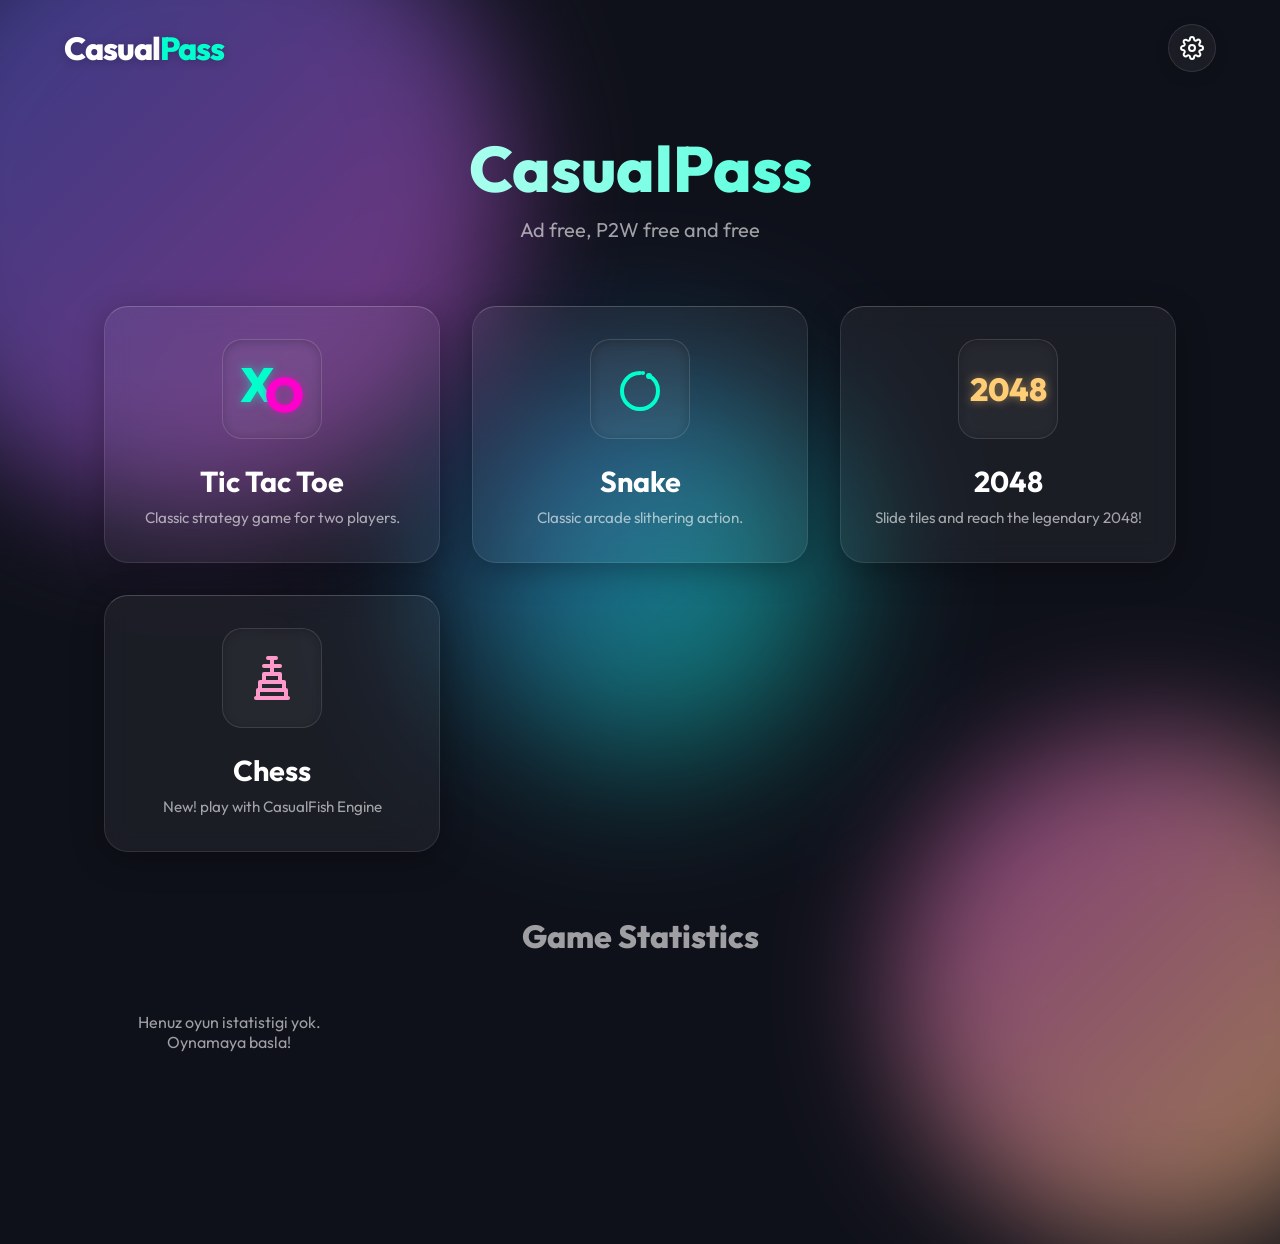
<file: index.html>
<!DOCTYPE html>
<html lang="en">

<head>
    <meta charset="UTF-8">
    <meta name="viewport" content="width=device-width, initial-scale=1.0">
    <title>CasualPass Dashboard</title>
    <link rel="stylesheet" href="style.css">
    <link href="https://fonts.googleapis.com/css2?family=Outfit:wght@400;600;800&display=swap" rel="stylesheet">
    <!-- Shared settings script loaded first to apply backgrounds immediately -->
    <script src="shared-settings.js"></script>
</head>

<body class="theme-liquid">

    <!-- Dynamic Background via Shared Settings -->
    <div id="global-bg-container" class="background-container">
        <!-- Blobs will be injected here if theme requires it -->
    </div>

    <!-- Top Navigation -->
    <nav class="top-nav">
        <div class="logo">Casual<span>Pass</span></div>
        <button id="settings-btn" class="icon-btn" aria-label="Settings">
            <svg width="24" height="24" viewBox="0 0 24 24" fill="none" stroke="currentColor" stroke-width="2"
                stroke-linecap="round" stroke-linejoin="round">
                <circle cx="12" cy="12" r="3"></circle>
                <path
                    d="M19.4 15a1.65 1.65 0 0 0 .33 1.82l.06.06a2 2 0 0 1 0 2.83 2 2 0 0 1-2.83 0l-.06-.06a1.65 1.65 0 0 0-1.82-.33 1.65 1.65 0 0 0-1 1.51V21a2 2 0 0 1-2 2 2 2 0 0 1-2-2v-.09A1.65 1.65 0 0 0 9 19.4a1.65 1.65 0 0 0-1.82.33l-.06.06a2 2 0 0 1-2.83 0 2 2 0 0 1 0-2.83l.06-.06a1.65 1.65 0 0 0 .33-1.82 1.65 1.65 0 0 0-1.51-1H3a2 2 0 0 1-2-2 2 2 0 0 1 2-2h.09A1.65 1.65 0 0 0 4.6 9a1.65 1.65 0 0 0-.33-1.82l-.06-.06a2 2 0 0 1 0-2.83 2 2 0 0 1 2.83 0l.06.06a1.65 1.65 0 0 0 1.82.33H9a1.65 1.65 0 0 0 1-1.51V3a2 2 0 0 1 2-2 2 2 0 0 1 2 2v.09a1.65 1.65 0 0 0 1 1.51 1.65 1.65 0 0 0 1.82-.33l.06-.06a2 2 0 0 1 2.83 0 2 2 0 0 1 0 2.83l-.06.06a1.65 1.65 0 0 0-.33 1.82V9a1.65 1.65 0 0 0 1.51 1H21a2 2 0 0 1 2 2 2 2 0 0 1-2 2h-.09a1.65 1.65 0 0 0-1.51 1z">
                </path>
            </svg>
        </button>
    </nav>

    <!-- Main Content -->
    <main class="dashboard">
        <header class="hero">
            <h1 class="hero-title">CasualPass</h1>
            <p class="hero-subtitle">Ad free, P2W free and free</p>
        </header>

        <section class="game-grid">
            <!-- Game Card: Tic Tac Toe -->
            <a href="xox-game/index.html" class="game-card">
                <div class="game-icon">
                    <span class="x">X</span>
                    <span class="o">O</span>
                </div>
                <div class="game-info">
                    <h2>Tic Tac Toe</h2>
                    <p>Classic strategy game for two players.</p>
                </div>
            </a>

            <!-- Game Card: Snake -->
            <a href="snake-game/index.html" class="game-card">
                <div class="game-icon" style="color: #00ffcc; text-shadow: 0 0 10px rgba(0,255,204,0.5);">
                    <svg width="48" height="48" viewBox="0 0 24 24" fill="none" stroke="currentColor" stroke-width="2"
                        stroke-linecap="round" stroke-linejoin="round">
                        <path d="M12 4c-5.5 0-9 4.5-9 9s3.5 9 9 9 9-4.5 9-9c0-3.3-1.6-6-4.3-7.5" />
                        <path d="M13.5 4h.01" />
                        <circle cx="16.5" cy="5.5" r=".5" fill="currentColor" />
                    </svg>
                </div>
                <div class="game-info">
                    <h2>Snake</h2>
                    <p>Classic arcade slithering action.</p>
                </div>
            </a>

            <!-- Game Card: 2048 -->
            <a href="2048-game/index.html" class="game-card">
                <div class="game-icon" style="color: #ffcd75; text-shadow: 0 0 10px rgba(255,205,117,0.5);">
                    <span style="font-size: 2rem; font-weight: 800;">2048</span>
                </div>
                <div class="game-info">
                    <h2>2048</h2>
                    <p>Slide tiles and reach the legendary 2048!</p>
                </div>
            </a>

            <!-- Game Card: Chess -->
            <a href="chess-game/index.html" class="game-card">
                <div class="game-icon" style="color: #ff99cc; text-shadow: 0 0 10px rgba(255,153,204,0.5);">
                    <svg width="48" height="48" viewBox="0 0 24 24" fill="none" stroke="currentColor" stroke-width="2"
                        stroke-linecap="round" stroke-linejoin="round">
                        <path d="M4 22h16"></path>
                        <path d="M5 18h14v4H5z"></path>
                        <path d="M6 14h12v4H6z"></path>
                        <path d="M8 10h8v4H8z"></path>
                        <path d="M12 2v8"></path>
                        <path d="M8 6h8"></path>
                        <path d="M10 2h4"></path>
                    </svg>
                </div>
                <div class="game-info">
                    <h2>Chess</h2>
                    <p>New! play with CasualFish Engine</p>
                </div>
            </a>
        </section>

        <!-- Game Statistics Section -->
        <section class="stats-section" id="stats-section">
            <h2 class="stats-title">Game Statistics</h2>
            <div class="stats-grid" id="stats-grid">
                <!-- Populated by JS -->
            </div>
        </section>
    </main>

    <!-- Settings Modal -->
    <div id="settings-modal" class="modal-overlay">
        <div class="modal">
            <div class="modal-header">
                <h2>Global Settings</h2>
                <button id="close-settings" class="icon-btn" aria-label="Close">
                    <svg width="24" height="24" viewBox="0 0 24 24" fill="none" stroke="currentColor" stroke-width="2"
                        stroke-linecap="round" stroke-linejoin="round">
                        <line x1="18" y1="6" x2="6" y2="18"></line>
                        <line x1="6" y1="6" x2="18" y2="18"></line>
                    </svg>
                </button>
            </div>

            <div class="modal-body">
                <div class="setting-item">
                    <div class="setting-info">
                        <h3>Sound</h3>
                        <p>Enable game sound effects</p>
                    </div>
                    <label class="toggle">
                        <input type="checkbox" id="setting-sound">
                        <span class="slider"></span>
                    </label>
                </div>

                <div class="setting-item">
                    <div class="setting-info">
                        <h3>Visual Effects</h3>
                        <p>Enable animations and particles</p>
                    </div>
                    <label class="toggle">
                        <input type="checkbox" id="setting-effects">
                        <span class="slider"></span>
                    </label>
                </div>

                <div class="setting-item column">
                    <div class="setting-info">
                        <h3>Background Theme</h3>
                        <p>Applies to dashboard and all games</p>
                    </div>
                    <div class="theme-options">
                        <div class="theme-option" data-theme="liquid">
                            <div class="theme-preview liquid">
                                <div class="blob-mini"></div>
                            </div>
                            <span>Liquid Glass</span>
                        </div>
                        <div class="theme-option" data-theme="paper">
                            <div class="theme-preview paper"></div>
                            <span>Paper</span>
                        </div>
                        <div class="theme-option" data-theme="neon">
                            <div class="theme-preview neon"></div>
                            <span>Dark Neon</span>
                        </div>
                        <div class="theme-option" data-theme="retro">
                            <div class="theme-preview retro"></div>
                            <span>UNDER MAINTAIN</span>
                        </div>
                    </div>
                </div>
            </div>
        </div>
    </div>

    <!-- Audio assets to be used globally -->
    <audio id="global-click-sound" src="https://cdn.freesound.org/previews/415/415096_7413867-lq.mp3"
        preload="auto"></audio>
    <audio id="global-pop-sound" src="https://cdn.freesound.org/previews/242/242501_4414128-lq.mp3"
        preload="auto"></audio>

    <script src="script.js"></script>
</body>

</html>
</file>
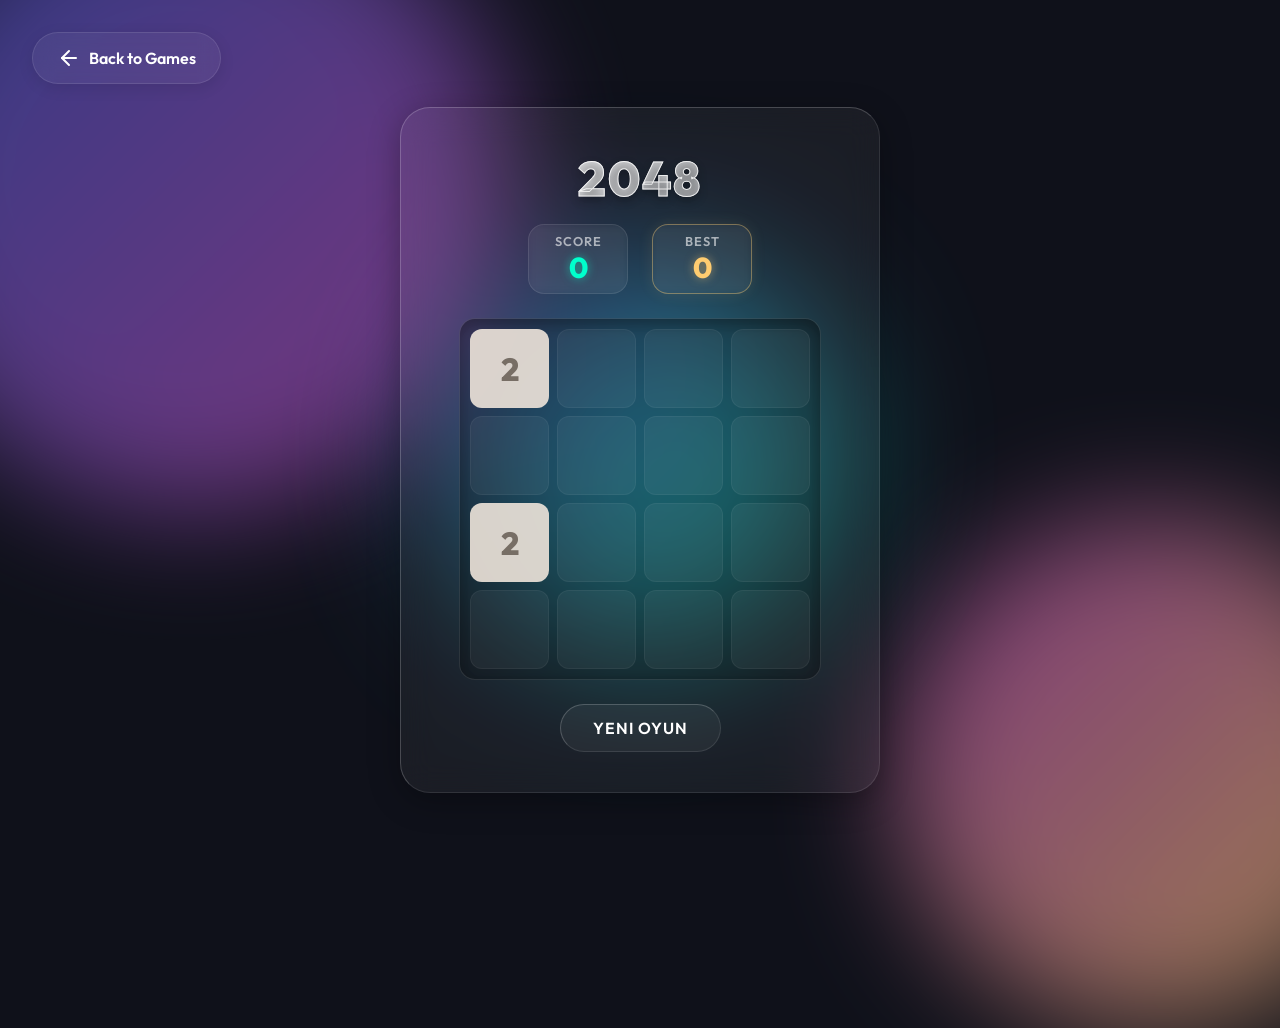
<file: 2048-game/index.html>
<!DOCTYPE html>
<html lang="en">

<head>
    <meta charset="UTF-8">
    <meta name="viewport" content="width=device-width, initial-scale=1.0">
    <title>2048 - CasualPass</title>
    <link rel="stylesheet" href="../shared-settings.css">
    <link rel="stylesheet" href="style.css">
    <link href="https://fonts.googleapis.com/css2?family=Outfit:wght@400;600;800&display=swap" rel="stylesheet">
    <script src="../shared-settings.js"></script>
</head>

<body class="theme-liquid">
    <!-- Dynamic Background via Shared Settings -->
    <div id="global-bg-container" class="background-container"></div>

    <a href="../index.html" class="back-btn">
        <svg width="24" height="24" viewBox="0 0 24 24" fill="none" stroke="currentColor" stroke-width="2"
            stroke-linecap="round" stroke-linejoin="round">
            <line x1="19" y1="12" x2="5" y2="12"></line>
            <polyline points="12 19 5 12 12 5"></polyline>
        </svg>
        <span>Back to Games</span>
    </a>

    <main class="game-container">
        <header>
            <h1 class="glow-text">2048</h1>
            <div class="scores">
                <div class="score-card">
                    <span class="player-label">Score</span>
                    <span class="score-value" id="score">0</span>
                </div>
                <div class="score-card personal-best">
                    <span class="player-label">Best</span>
                    <span class="score-value" id="best-score">0</span>
                </div>
            </div>
        </header>

        <div class="board-wrapper" id="board-wrapper">
            <div class="grid" id="grid">
                <!-- 4x4 cells generated by JS -->
            </div>

            <!-- Game Over Overlay -->
            <div id="game-over-overlay" class="overlay hidden">
                <h2 class="game-over-text" id="game-over-text">Oyun Bitti!</h2>
                <p class="final-score-text">Skor: <span id="final-score">0</span></p>
                <button class="btn" id="restart-btn">Tekrar Oyna</button>
                <button class="btn text-btn" id="back-to-menu-btn"
                    style="margin-top: 10px; background: transparent; border: none; font-size: 0.9rem;">
                    Menuye Don
                </button>
            </div>
        </div>

        <div class="game-controls">
            <button class="btn" id="new-game-btn">Yeni Oyun</button>
        </div>

        <!-- Mobile Controls -->
        <div class="mobile-controls">
            <button class="d-pad up" data-dir="up">&#9650;</button>
            <div class="d-pad-middle">
                <button class="d-pad left" data-dir="left">&#9664;</button>
                <div class="d-pad-center"></div>
                <button class="d-pad right" data-dir="right">&#9654;</button>
            </div>
            <button class="d-pad down" data-dir="down">&#9660;</button>
        </div>
    </main>

    <script src="script.js"></script>

    <!-- Audio -->
    <audio id="global-click-sound" src="https://cdn.freesound.org/previews/415/415096_7413867-lq.mp3"
        preload="auto"></audio>
    <audio id="global-pop-sound" src="https://cdn.freesound.org/previews/242/242501_4414128-lq.mp3"
        preload="auto"></audio>
</body>

</html>
</file>
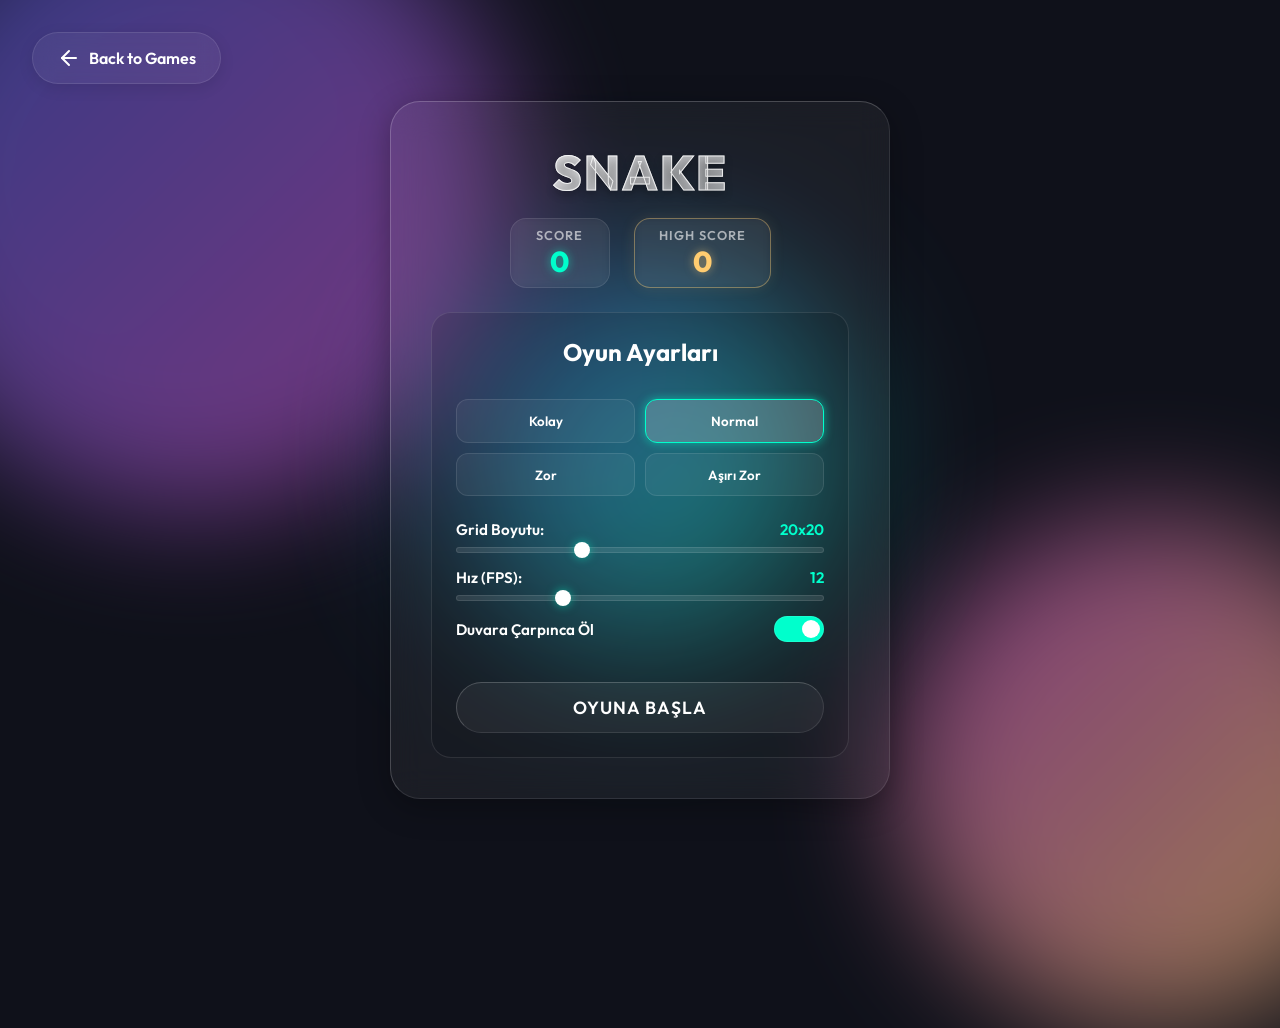
<file: snake-game/index.html>
<!DOCTYPE html>
<html lang="en">

<head>
    <meta charset="UTF-8">
    <meta name="viewport" content="width=device-width, initial-scale=1.0">
    <title>Premium Snake Game</title>
    <link rel="stylesheet" href="../shared-settings.css">
    <link rel="stylesheet" href="style.css">
    <link href="https://fonts.googleapis.com/css2?family=Outfit:wght@400;600;800&display=swap" rel="stylesheet">
    <script src="../shared-settings.js"></script>
</head>

<body class="theme-liquid">
    <!-- Dynamic Background via Shared Settings -->
    <div id="global-bg-container" class="background-container"></div>

    <a href="../index.html" class="back-btn">
        <svg width="24" height="24" viewBox="0 0 24 24" fill="none" stroke="currentColor" stroke-width="2"
            stroke-linecap="round" stroke-linejoin="round">
            <line x1="19" y1="12" x2="5" y2="12"></line>
            <polyline points="12 19 5 12 12 5"></polyline>
        </svg>
        <span>Back to Games</span>
    </a>

    <main class="game-container">
        <header>
            <h1 class="glow-text">Snake</h1>
            <div class="scores" id="scores">
                <div class="score-card">
                    <span class="player-label">Score</span>
                    <span class="score-value" id="score">0</span>
                </div>
                <div class="score-card personal-best">
                    <span class="player-label">High Score</span>
                    <span class="score-value" id="high-score">0</span>
                </div>
            </div>
        </header>

        <!-- Configuration Menu (shown before start) -->
        <div id="config-menu" class="config-menu">
            <h2>Oyun Ayarları</h2>

            <div class="preset-buttons">
                <button class="preset-btn" data-preset="kolay">Kolay</button>
                <button class="preset-btn active" data-preset="normal">Normal</button>
                <button class="preset-btn" data-preset="zor">Zor</button>
                <button class="preset-btn" data-preset="asiri-zor">Aşırı Zor</button>
            </div>

            <div class="custom-settings">
                <div class="setting-row">
                    <label for="grid-size">Grid Boyutu: <span id="grid-val">20x20</span></label>
                    <input type="range" id="grid-size" min="10" max="40" step="5" value="20">
                </div>

                <div class="setting-row">
                    <label for="speed-val">Hız (FPS): <span id="speed-display">12</span></label>
                    <input type="range" id="speed-val" min="5" max="30" step="1" value="12">
                </div>

                <div class="setting-row toggle-row">
                    <label for="wall-death">Duvara Çarpınca Öl</label>
                    <label class="toggle">
                        <input type="checkbox" id="wall-death" checked>
                        <span class="slider"></span>
                    </label>
                </div>
            </div>

            <button class="btn start-btn" id="start-game-btn">
                <span class="btn-text">Oyuna Başla</span>
            </button>
        </div>

        <div class="board-wrapper hidden" id="board-wrapper">
            <canvas id="game-canv" width="400" height="400"></canvas>

            <!-- Game Over Overlay -->
            <div id="game-over-overlay" class="overlay hidden">
                <h2 class="game-over-text">Oyun Bitti</h2>
                <button class="btn reset-btn" id="restart-btn">
                    <span class="btn-text">Tekrar Oyna</span>
                </button>
                <button class="btn text-btn" id="back-to-menu-btn"
                    style="margin-top: 10px; background: transparent; border: none; font-size: 0.9rem;">
                    Ayarlara Dön
                </button>
            </div>
        </div>

        <!-- Mobile Controls (hidden on desktop via css) -->
        <div class="mobile-controls">
            <button class="d-pad up" data-dir="UP">▲</button>
            <div class="d-pad-middle">
                <button class="d-pad left" data-dir="LEFT">◀</button>
                <div class="d-pad-center"></div>
                <button class="d-pad right" data-dir="RIGHT">▶</button>
            </div>
            <button class="d-pad down" data-dir="DOWN">▼</button>
        </div>
    </main>

    <script src="script.js"></script>

    <!-- Audio assets to be used globally -->
    <audio id="global-click-sound" src="https://cdn.freesound.org/previews/415/415096_7413867-lq.mp3"
        preload="auto"></audio>
    <audio id="global-eat-sound" src="https://cdn.freesound.org/previews/242/242501_4414128-lq.mp3"
        preload="auto"></audio>
    <audio id="global-die-sound" src="https://cdn.freesound.org/previews/382/382310_6687700-lq.mp3"
        preload="auto"></audio>
</body>

</html>
</file>
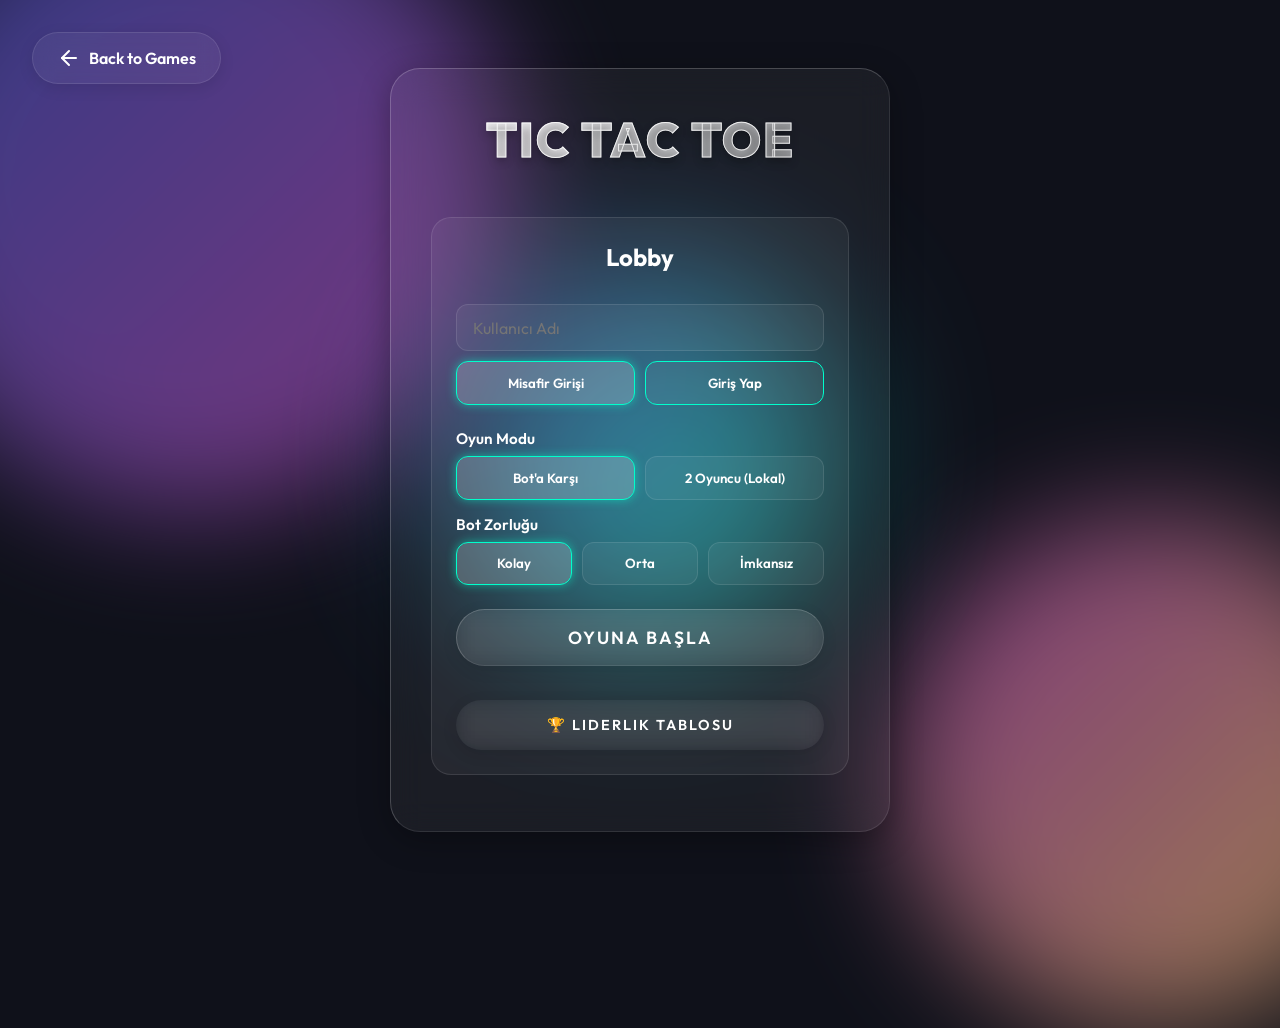
<file: xox-game/index.html>
<!DOCTYPE html>
<html lang="en">

<head>
    <meta charset="UTF-8">
    <meta name="viewport" content="width=device-width, initial-scale=1.0">
    <title>Premium XOX Game</title>
    <link rel="stylesheet" href="../shared-settings.css">
    <link rel="stylesheet" href="style.css">
    <link href="https://fonts.googleapis.com/css2?family=Outfit:wght@400;600;800&display=swap" rel="stylesheet">
    <script src="../shared-settings.js"></script>
</head>

<body class="theme-liquid">
    <!-- Dynamic Background via Shared Settings -->
    <div id="global-bg-container" class="background-container"></div>

    <a href="../index.html" class="back-btn">
        <svg width="24" height="24" viewBox="0 0 24 24" fill="none" stroke="currentColor" stroke-width="2"
            stroke-linecap="round" stroke-linejoin="round">
            <line x1="19" y1="12" x2="5" y2="12"></line>
            <polyline points="12 19 5 12 12 5"></polyline>
        </svg>
        <span>Back to Games</span>
    </a>

    <main class="game-container">
        <header>
            <h1 class="glow-text">Tic Tac Toe</h1>
        </header>

        <!-- Pre-Game Lobby / Config Menu -->
        <div id="config-menu" class="config-menu">
            <h2>Lobby</h2>

            <div class="auth-section" id="auth-section">
                <input type="text" id="player-name-input" placeholder="Kullanıcı Adı" class="custom-input">
                <div class="preset-buttons">
                    <button class="preset-btn active" id="btn-guest">Misafir Girişi</button>
                    <button class="preset-btn" id="btn-login" style="border-color: var(--cp-accent);">Giriş Yap</button>
                </div>
            </div>

            <div class="player-info hidden" id="player-info">
                Hoş geldin, <span id="display-player-name" style="color: var(--cp-accent); font-weight: bold;"></span>!
                <button id="btn-logout" class="icon-btn"
                    style="width:30px;height:30px;font-size:12px;margin-left:10px;">X</button>
            </div>

            <div class="custom-settings">
                <div class="setting-row">
                    <label>Oyun Modu</label>
                    <div class="preset-buttons" style="grid-template-columns: 1fr 1fr;">
                        <button class="preset-btn active" id="mode-bot">Bot'a Karşı</button>
                        <button class="preset-btn" id="mode-local">2 Oyuncu (Lokal)</button>
                    </div>
                </div>

                <!-- Opponent Name (For Local 2P) -->
                <div class="setting-row hidden" id="local-player2-row">
                    <label>2. Oyuncu İsmi</label>
                    <input type="text" id="player2-name-input" placeholder="Arkadaşının Adı" class="custom-input"
                        value="Oyuncu 2">
                </div>

                <!-- Bot Difficulty (For Bot Mode) -->
                <div class="setting-row" id="bot-difficulty-row">
                    <label>Bot Zorluğu</label>
                    <div class="preset-buttons" style="grid-template-columns: 1fr 1fr 1fr;">
                        <button class="preset-btn active" data-difficulty="easy">Kolay</button>
                        <button class="preset-btn" data-difficulty="medium">Orta</button>
                        <button class="preset-btn" data-difficulty="impossible">İmkansız</button>
                    </div>
                </div>
            </div>

            <button class="btn start-btn" id="start-game-btn" style="width: 100%;">
                <span class="btn-text">Oyuna Başla</span>
            </button>

            <!-- Leaderboard Trigger -->
            <button class="btn text-btn" id="show-leaderboard-btn"
                style="background: transparent; border: none; font-size: 0.9rem; margin-top: 10px;">
                🏆 Liderlik Tablosu
            </button>
        </div>

        <div id="game-area" class="hidden"
            style="width: 100%; display: flex; flex-direction: column; align-items: center;">
            <div class="scores" id="scores" style="margin-bottom: 1.5rem;">
                <div class="score-card x-score active">
                    <span class="player-label" id="label-x">Player X</span>
                    <span class="score-value" id="score-x">0</span>
                </div>
                <div class="score-card o-score">
                    <span class="player-label" id="label-o">Player O</span>
                    <span class="score-value" id="score-o">0</span>
                </div>
            </div>

            <div class="status-display" id="status">Player X's Turn</div>

            <div class="board" id="board">
                <div class="cell" data-index="0"></div>
                <div class="cell" data-index="1"></div>
                <div class="cell" data-index="2"></div>
                <div class="cell" data-index="3"></div>
                <div class="cell" data-index="4"></div>
                <div class="cell" data-index="5"></div>
                <div class="cell" data-index="6"></div>
                <div class="cell" data-index="7"></div>
                <div class="cell" data-index="8"></div>
            </div>

            <button class="btn reset-btn" id="reset-btn" style="margin-top: 1rem;">
                <span class="btn-text">Tekrar Oyna</span>
            </button>
            <button class="btn text-btn" id="back-to-lobby-btn"
                style="background: transparent; border: none; font-size: 0.9rem; margin-top: 10px;">
                Lobiye Dön
            </button>
        </div>

        <!-- Leaderboard Modal -->
        <div id="leaderboard-modal" class="overlay hidden">
            <div class="config-menu" style="max-width: 400px;">
                <h2>🏆 Liderlik Tablosu 🏆</h2>
                <div id="leaderboard-content"
                    style="max-height: 250px; overflow-y: auto; margin: 1rem 0; text-align: left;">
                    <!-- Rows populated via JS -->
                </div>
                <button class="btn" id="close-leaderboard-btn">Kapat</button>
            </div>
        </div>
    </main>

    <script src="script.js"></script>

    <!-- Audio assets to be used globally -->
    <audio id="global-click-sound" src="https://cdn.freesound.org/previews/415/415096_7413867-lq.mp3"
        preload="auto"></audio>
    <audio id="global-pop-sound" src="https://cdn.freesound.org/previews/242/242501_4414128-lq.mp3"
        preload="auto"></audio>
</body>

</html>
</file>
<file: style.css>
/* Base styling for the dashboard, leverages global CSS variables from shared-settings.js/css */
@import url('shared-settings.css');

* {
    margin: 0;
    padding: 0;
    box-sizing: border-box;
    font-family: 'Outfit', sans-serif;
}

body {
    min-height: 100vh;
    color: var(--cp-text);
    overflow-x: hidden;
    position: relative;
    transition: background-color 0.5s ease;
}

/* Navigation */
.top-nav {
    display: flex;
    justify-content: space-between;
    align-items: center;
    padding: 1.5rem 5%;
    position: relative;
    z-index: 20;
}

.logo {
    font-size: 2rem;
    font-weight: 800;
    letter-spacing: -1px;
    color: var(--cp-text);
    text-shadow: 0 2px 10px rgba(0, 0, 0, 0.2);
}

.logo span {
    color: var(--cp-accent);
}

.icon-btn {
    background: var(--cp-glass-bg);
    border: 1px solid var(--cp-glass-border);
    backdrop-filter: blur(8px);
    color: var(--cp-text);
    width: 48px;
    height: 48px;
    border-radius: 50%;
    display: flex;
    justify-content: center;
    align-items: center;
    cursor: pointer;
    transition: all 0.3s ease;
    box-shadow: 0 4px 15px rgba(0, 0, 0, 0.1);
}

.icon-btn:hover {
    background: var(--cp-glass-highlight);
    transform: scale(1.1) rotate(15deg);
    box-shadow: 0 8px 20px rgba(0, 0, 0, 0.2);
}

/* Dashboard Layout */
.dashboard {
    max-width: 1200px;
    margin: 0 auto;
    padding: 2rem 5%;
    position: relative;
    z-index: 10;
}

.hero {
    text-align: center;
    margin-bottom: 4rem;
}

.hero-title {
    font-size: 4rem;
    font-weight: 800;
    margin-bottom: 0.5rem;
    background: linear-gradient(to right, var(--cp-text), var(--cp-accent));
    -webkit-background-clip: text;
    background-clip: text;
    color: transparent;
}

.hero-subtitle {
    font-size: 1.25rem;
    color: var(--cp-text-muted);
}

/* Game Grid */
.game-grid {
    display: grid;
    grid-template-columns: repeat(auto-fill, minmax(300px, 1fr));
    gap: 2rem;
}

.game-card {
    text-decoration: none;
    background: var(--cp-glass-bg);
    backdrop-filter: blur(12px);
    border: 1px solid var(--cp-glass-border);
    border-top: 1px solid var(--cp-glass-highlight);
    border-radius: 24px;
    padding: 2rem;
    display: flex;
    flex-direction: column;
    align-items: center;
    text-align: center;
    transition: all 0.4s cubic-bezier(0.175, 0.885, 0.32, 1.275);
    color: var(--cp-text);
    box-shadow: var(--cp-shadow);
    position: relative;
    overflow: hidden;
}

.game-card::before {
    content: '';
    position: absolute;
    top: 0;
    left: -100%;
    width: 50%;
    height: 100%;
    background: linear-gradient(to right, transparent, rgba(255, 255, 255, 0.1), transparent);
    transform: skewX(-25deg);
    transition: 0.5s;
}

.game-card.unreleased {
    opacity: 0.6;
    pointer-events: none;
    filter: grayscale(1);
}

.game-card:hover {
    transform: translateY(-10px) scale(1.02);
    box-shadow: 0 20px 40px rgba(0, 0, 0, 0.3);
    border-color: var(--cp-accent);
}

.game-card:hover::before {
    left: 200%;
}

.game-icon {
    width: 100px;
    height: 100px;
    background: var(--cp-glass-bg);
    border-radius: 20px;
    display: flex;
    justify-content: center;
    align-items: center;
    font-size: 3rem;
    font-weight: 800;
    margin-bottom: 1.5rem;
    border: 1px solid var(--cp-glass-border);
    box-shadow: inset 0 2px 10px rgba(0, 0, 0, 0.2);
}

.game-icon .x {
    color: #00ffcc;
    text-shadow: 0 0 10px rgba(0, 255, 204, 0.5);
    margin-right: -10px;
    transform: translateY(-5px);
}

.game-icon .o {
    color: #ff00cc;
    text-shadow: 0 0 10px rgba(255, 0, 204, 0.5);
    transform: translateY(5px);
}

.game-info h2 {
    font-size: 1.8rem;
    margin-bottom: 0.5rem;
}

.game-info p {
    color: var(--cp-text-muted);
    font-size: 0.95rem;
    line-height: 1.5;
}

/* Modal Settings */
.modal-overlay {
    position: fixed;
    top: 0;
    left: 0;
    width: 100%;
    height: 100%;
    background: rgba(0, 0, 0, 0.6);
    backdrop-filter: blur(8px);
    z-index: 100;
    display: flex;
    justify-content: center;
    align-items: center;
    opacity: 0;
    visibility: hidden;
    transition: all 0.3s ease;
}

.modal-overlay.active {
    opacity: 1;
    visibility: visible;
}

.modal {
    background: var(--cp-glass-base);
    backdrop-filter: blur(20px);
    border: 1px solid var(--cp-glass-border);
    border-radius: 30px;
    width: 90%;
    max-width: 500px;
    box-shadow: 0 25px 50px rgba(0, 0, 0, 0.5);
    transform: translateY(30px) scale(0.95);
    transition: all 0.4s cubic-bezier(0.175, 0.885, 0.32, 1.275);
    overflow: hidden;
}

.modal-overlay.active .modal {
    transform: translateY(0) scale(1);
}

.modal-header {
    padding: 1.5rem 2rem;
    border-bottom: 1px solid var(--cp-glass-border);
    display: flex;
    justify-content: space-between;
    align-items: center;
}

.modal-header h2 {
    font-size: 1.5rem;
    letter-spacing: 1px;
}

.modal-body {
    padding: 2rem;
    display: flex;
    flex-direction: column;
    gap: 1.5rem;
}

.setting-item {
    display: flex;
    justify-content: space-between;
    align-items: center;
    padding: 1rem;
    background: var(--cp-glass-bg);
    border-radius: 16px;
    border: 1px solid var(--cp-glass-border);
}

.setting-item.column {
    flex-direction: column;
    align-items: flex-start;
    gap: 1rem;
}

.setting-info h3 {
    font-size: 1.1rem;
    margin-bottom: 0.25rem;
}

.setting-info p {
    font-size: 0.85rem;
    color: var(--cp-text-muted);
}

/* Custom Toggle Switch */
.toggle {
    position: relative;
    display: inline-block;
    width: 60px;
    height: 32px;
}

.toggle input {
    opacity: 0;
    width: 0;
    height: 0;
}

.slider {
    position: absolute;
    cursor: pointer;
    top: 0;
    left: 0;
    right: 0;
    bottom: 0;
    background-color: var(--cp-glass-bg);
    transition: .4s;
    border-radius: 34px;
    border: 1px solid var(--cp-glass-border);
}

.slider:before {
    position: absolute;
    content: "";
    height: 24px;
    width: 24px;
    left: 3px;
    bottom: 3px;
    background-color: white;
    transition: .4s cubic-bezier(0.175, 0.885, 0.32, 1.275);
    border-radius: 50%;
    box-shadow: 0 2px 5px rgba(0, 0, 0, 0.2);
}

input:checked+.slider {
    background-color: var(--cp-accent);
}

input:checked+.slider:before {
    transform: translateX(28px);
}

/* Theme Selector */
.theme-options {
    display: flex;
    gap: 1rem;
    width: 100%;
}

.theme-option {
    flex: 1;
    display: flex;
    flex-direction: column;
    align-items: center;
    gap: 0.75rem;
    cursor: pointer;
}

.theme-preview {
    width: 100%;
    aspect-ratio: 16/9;
    border-radius: 12px;
    border: 2px solid transparent;
    transition: all 0.3s ease;
    overflow: hidden;
    position: relative;
}

.theme-option.selected .theme-preview {
    border-color: var(--cp-accent);
    box-shadow: 0 0 15px var(--cp-accent-glow);
    transform: scale(1.05);
}

.theme-preview.liquid {
    background: #0f111a;
}

.theme-preview.liquid .blob-mini {
    position: absolute;
    width: 150%;
    height: 150%;
    top: -25%;
    left: -25%;
    background: linear-gradient(135deg, #4158D0, #C850C0, #FFCC70);
    filter: blur(10px);
}

.theme-preview.paper {
    background: #f8f9fa;
    background-image: url("data:image/svg+xml,%3Csvg viewBox='0 0 200 200' xmlns='http://www.w3.org/2000/svg'%3E%3Cfilter id='noiseFilter'%3E%3CfeTurbulence type='fractalNoise' baseFrequency='0.04' numOctaves='3' stitchTiles='stitch'/%3E%3C/filter%3E%3Crect width='100%25' height='100%25' filter='url(%23noiseFilter)' opacity='0.1'/%3E%3C/svg%3E");
}

.theme-preview.neon {
    background: #000;
    box-shadow: inset 0 0 20px rgba(0, 242, 254, 0.5);
    border: 1px solid #00f2fe;
}

.theme-preview.retro {
    background: #1a1c2c;
    background-image:
        linear-gradient(rgba(255, 205, 117, 0.1) 1px, transparent 1px),
        linear-gradient(90deg, rgba(255, 205, 117, 0.1) 1px, transparent 1px);
    background-size: 6px 6px;
    image-rendering: pixelated;
    border-radius: 2px !important;
    border: 2px solid rgba(255, 205, 117, 0.4);
}

.theme-option span {
    font-size: 0.85rem;
    font-weight: 600;
}

/* Stats Section */
.stats-section {
    margin-top: 4rem;
    width: 100%;
}

.stats-title {
    font-size: 2rem;
    font-weight: 800;
    margin-bottom: 1.5rem;
    text-align: center;
    color: var(--cp-text-muted);
}

.stats-grid {
    display: grid;
    grid-template-columns: repeat(auto-fill, minmax(220px, 1fr));
    gap: 1.5rem;
}

.stat-card {
    background: var(--cp-glass-bg);
    backdrop-filter: blur(12px);
    border: 1px solid var(--cp-glass-border);
    border-radius: 20px;
    padding: 1.5rem;
    text-align: center;
    box-shadow: var(--cp-shadow);
}

.stat-card h3 {
    font-size: 1.1rem;
    margin-bottom: 1rem;
    color: var(--cp-accent);
}

.stat-row {
    display: flex;
    justify-content: space-between;
    padding: 0.4rem 0;
    font-size: 0.9rem;
}

.stat-row .stat-label {
    color: var(--cp-text-muted);
}

.stat-row .stat-value {
    font-weight: 700;
    color: var(--cp-text);
}

.stats-empty {
    text-align: center;
    color: var(--cp-text-muted);
    padding: 2rem;
    font-size: 1rem;
}

@media (max-width: 600px) {
    .hero-title {
        font-size: 3rem;
    }

    .theme-options {
        flex-direction: column;
    }
}
</file>
<file: shared-settings.css>
/* 
   Shared Settings for CasualPass Platform 
   Defines global variables based on themes.
*/
:root {
    /* Global Base */
    --cp-font: 'Outfit', sans-serif;
    --cp-shadow: 0 8px 32px 0 rgba(0, 0, 0, 0.3);
}

/* Liquid Theme variables */
body.theme-liquid {
    --cp-bg: #0f111a;
    --cp-text: #ffffff;
    --cp-text-muted: rgba(255, 255, 255, 0.6);
    --cp-accent: #00ffcc;
    --cp-accent-glow: rgba(0, 255, 204, 0.5);

    --cp-glass-bg: rgba(255, 255, 255, 0.05);
    --cp-glass-border: rgba(255, 255, 255, 0.1);
    --cp-glass-highlight: rgba(255, 255, 255, 0.2);
    --cp-glass-base: rgba(15, 17, 26, 0.8);

    /* Game Specific colors if needed globally */
    --cp-x-color: #00ffcc;
    --cp-o-color: #ff00cc;

    background-color: var(--cp-bg);
}

/* Paper Theme variables */
body.theme-paper {
    --cp-bg: #f8f9fa;
    --cp-text: #2c3e50;
    --cp-text-muted: #7f8c8d;
    --cp-accent: #2980b9;
    --cp-accent-glow: rgba(41, 128, 185, 0.2);

    --cp-glass-bg: #ffffff;
    --cp-glass-border: #e0e0e0;
    --cp-glass-highlight: #f2f2f2;
    --cp-glass-base: #f8f9fa;

    --cp-x-color: #2980b9;
    --cp-o-color: #e74c3c;

    background-color: var(--cp-bg);
    background-image: url("data:image/svg+xml,%3Csvg viewBox='0 0 200 200' xmlns='http://www.w3.org/2000/svg'%3E%3Cfilter id='noiseFilter'%3E%3CfeTurbulence type='fractalNoise' baseFrequency='0.04' numOctaves='3' stitchTiles='stitch'/%3E%3C/filter%3E%3Crect width='100%25' height='100%25' filter='url(%23noiseFilter)' opacity='0.05'/%3E%3C/svg%3E");
}

body.theme-paper .blob {
    display: none;
    /* Blobs not needed on paper */
}

/* Dark Neon Theme variables */
body.theme-neon {
    --cp-bg: #000000;
    --cp-text: #f8fafc;
    --cp-text-muted: #94a3b8;
    --cp-accent: #00f2fe;
    --cp-accent-glow: rgba(0, 242, 254, 0.6);

    --cp-glass-bg: rgba(255, 255, 255, 0.05);
    --cp-glass-border: #333333;
    --cp-glass-highlight: rgba(0, 242, 254, 0.3);
    --cp-glass-base: rgba(0, 0, 0, 0.9);

    --cp-x-color: #00f2fe;
    --cp-o-color: #fe00a1;

    background-color: var(--cp-bg);
}

body.theme-neon .blob {
    display: none;
}

/* Retro Pixel Theme variables */
body.theme-retro {
    --cp-bg: #1a1c2c;
    --cp-text: #f4f4f4;
    --cp-text-muted: #94b0c2;
    --cp-accent: #ffcd75;
    --cp-accent-glow: rgba(255, 205, 117, 0.5);

    --cp-glass-bg: rgba(38, 43, 68, 0.9);
    --cp-glass-border: rgba(148, 176, 194, 0.2);
    --cp-glass-highlight: rgba(255, 205, 117, 0.15);
    --cp-glass-base: rgba(26, 28, 44, 0.95);

    --cp-x-color: #38b764;
    --cp-o-color: #e43b44;

    background-color: var(--cp-bg);
    background-image:
        linear-gradient(rgba(255, 205, 117, 0.03) 1px, transparent 1px),
        linear-gradient(90deg, rgba(255, 205, 117, 0.03) 1px, transparent 1px);
    background-size: 16px 16px;
    image-rendering: pixelated;
}

body.theme-retro .blob {
    display: none;
}

body.theme-retro * {
    border-radius: 4px !important;
}

body.theme-retro .game-card,
body.theme-retro .modal,
body.theme-retro .game-container,
body.theme-retro .config-menu,
body.theme-retro .btn,
body.theme-retro .preset-btn,
body.theme-retro .score-card,
body.theme-retro .board-wrapper {
    border-radius: 4px !important;
    backdrop-filter: none !important;
    -webkit-backdrop-filter: none !important;
    box-shadow: 4px 4px 0px rgba(0, 0, 0, 0.4) !important;
    border-width: 2px !important;
}

body.theme-retro .game-card::before,
body.theme-retro .game-container::before {
    display: none;
}

body.theme-retro .hero-title,
body.theme-retro .glow-text {
    -webkit-text-stroke: 0 !important;
    text-shadow: 3px 3px 0px rgba(0, 0, 0, 0.5) !important;
    background: none !important;
    color: #ffcd75 !important;
    -webkit-background-clip: unset !important;
    background-clip: unset !important;
}

body.theme-retro .logo span {
    color: #ffcd75;
}

/* Disable Effects */
body.disable-effects * {
    animation: none !important;
    transition: none !important;
    backdrop-filter: none !important;
}

/* Liquid background animation for global use */
.blob {
    position: absolute;
    border-radius: 50%;
    filter: blur(60px);
    opacity: 0.6;
    animation: liquidFloat 15s infinite cubic-bezier(0.4, 0, 0.2, 1) alternate;
    z-index: -1;
    pointer-events: none;
}

.blob-1 {
    width: 50vw;
    height: 50vw;
    background: linear-gradient(135deg, #4158D0, #C850C0);
    top: -10vw;
    left: -10vw;
}

.blob-2 {
    width: 40vw;
    height: 40vw;
    background: linear-gradient(135deg, #C850C0, #FFCC70);
    bottom: -10vw;
    right: -10vw;
    animation-delay: -5s;
    animation-direction: alternate-reverse;
}

.blob-3 {
    width: 30vw;
    height: 30vw;
    background: linear-gradient(135deg, #4158D0, #00ffcc);
    top: 50%;
    left: 50%;
    transform: translate(-50%, -50%);
    animation-duration: 20s;
    filter: blur(80px);
}

@keyframes liquidFloat {
    0% {
        transform: translate(0, 0) scale(1) rotate(0deg);
        border-radius: 40% 60% 70% 30% / 40% 50% 60% 50%;
    }

    33% {
        transform: translate(5%, 5%) scale(1.1) rotate(120deg);
        border-radius: 60% 40% 30% 70% / 60% 30% 70% 40%;
    }

    66% {
        transform: translate(-5%, 5%) scale(0.9) rotate(240deg);
        border-radius: 30% 70% 50% 50% / 50% 60% 40% 60%;
    }

    100% {
        transform: translate(0, 0) scale(1) rotate(360deg);
        border-radius: 40% 60% 70% 30% / 40% 50% 60% 50%;
    }
}
</file>
<file: 2048-game/style.css>
body {
    --glass-bg: var(--cp-glass-bg);
    --glass-border: var(--cp-glass-border);
    --glass-highlight: var(--cp-glass-highlight);
    --glass-shadow: var(--cp-shadow);
    --text-primary: var(--cp-text);
    --text-muted: var(--cp-text-muted);
    --accent: var(--cp-accent);
}

* {
    margin: 0;
    padding: 0;
    box-sizing: border-box;
    font-family: 'Outfit', sans-serif;
}

body {
    min-height: 100vh;
    display: flex;
    justify-content: center;
    align-items: center;
    color: var(--text-primary);
    overflow: hidden;
    position: relative;
}

/* Back Button */
.back-btn {
    position: absolute;
    top: 2rem;
    left: 2rem;
    display: flex;
    align-items: center;
    gap: 0.5rem;
    color: var(--text-primary);
    text-decoration: none;
    font-weight: 600;
    padding: 0.8rem 1.5rem;
    background: var(--glass-bg);
    border: 1px solid var(--glass-border);
    border-radius: 30px;
    backdrop-filter: blur(10px);
    transition: all 0.3s ease;
    z-index: 50;
    box-shadow: 0 4px 15px rgba(0, 0, 0, 0.1);
}

.back-btn:hover {
    background: var(--glass-highlight);
    transform: translateX(-5px);
    box-shadow: 0 8px 25px rgba(0, 0, 0, 0.2);
}

/* Glassmorphism Container */
.game-container {
    background: var(--glass-bg);
    backdrop-filter: blur(16px);
    -webkit-backdrop-filter: blur(16px);
    border: 1px solid var(--glass-border);
    border-top: 1px solid var(--glass-highlight);
    border-left: 1px solid var(--glass-highlight);
    border-radius: 30px;
    padding: 2.5rem;
    box-shadow: var(--glass-shadow);
    display: flex;
    flex-direction: column;
    align-items: center;
    gap: 1.5rem;
    width: 90%;
    max-width: 480px;
    z-index: 10;
    position: relative;
    overflow: hidden;
}

.game-container::before {
    content: '';
    position: absolute;
    top: 0;
    left: -100%;
    width: 50%;
    height: 100%;
    background: linear-gradient(to right, transparent, rgba(255, 255, 255, 0.05), transparent);
    transform: skewX(-25deg);
    animation: glassShine 8s infinite;
}

@keyframes glassShine {
    0% { left: -100%; }
    20%, 100% { left: 200%; }
}

header {
    width: 100%;
    text-align: center;
}

.glow-text {
    font-size: 3rem;
    font-weight: 800;
    margin-bottom: 1rem;
    color: transparent;
    -webkit-text-stroke: 1px rgba(255, 255, 255, 0.8);
    background: linear-gradient(to right, #fff, rgba(255, 255, 255, 0.5));
    -webkit-background-clip: text;
    background-clip: text;
    text-shadow: 0 4px 10px rgba(0, 0, 0, 0.3);
    letter-spacing: 2px;
    text-transform: uppercase;
}

.scores {
    display: flex;
    justify-content: center;
    gap: 1.5rem;
    width: 100%;
}

.score-card {
    background: rgba(255, 255, 255, 0.03);
    padding: 0.5rem 1.5rem;
    border-radius: 16px;
    border: 1px solid var(--glass-border);
    backdrop-filter: blur(5px);
    display: flex;
    flex-direction: column;
    align-items: center;
    min-width: 100px;
    transition: all 0.3s ease;
}

.personal-best {
    border-color: rgba(255, 204, 112, 0.4);
    box-shadow: 0 0 15px rgba(255, 204, 112, 0.1);
}

.player-label {
    font-size: 0.8rem;
    color: var(--text-muted);
    font-weight: 600;
    text-transform: uppercase;
    letter-spacing: 1px;
}

.score-value {
    font-size: 1.8rem;
    font-weight: 800;
    color: var(--accent);
    text-shadow: 0 0 10px var(--cp-accent-glow);
}

.personal-best .score-value {
    color: #ffcc70;
    text-shadow: 0 0 10px rgba(255, 204, 112, 0.5);
}

/* Board */
.board-wrapper {
    position: relative;
    padding: 10px;
    background: rgba(0, 0, 0, 0.2);
    border-radius: 16px;
    border: 1px solid var(--glass-border);
    box-shadow: inset 0 5px 15px rgba(0, 0, 0, 0.3);
}

.grid {
    display: grid;
    grid-template-columns: repeat(4, 1fr);
    grid-template-rows: repeat(4, 1fr);
    gap: 8px;
    width: 340px;
    height: 340px;
    position: relative;
}

.cell {
    background: rgba(255, 255, 255, 0.05);
    border-radius: 12px;
    border: 1px solid rgba(255, 255, 255, 0.05);
}

/* Tiles are absolutely positioned and animated via transform */
.tile {
    position: absolute;
    top: 0;
    left: 0;
    border-radius: 12px;
    display: flex;
    justify-content: center;
    align-items: center;
    font-size: 2rem;
    font-weight: 800;
    user-select: none;
    z-index: 2;
    /* transform is set by JS for smooth sliding */
}

/* Tile Colors */
.tile[data-value="2"] {
    background: rgba(238, 228, 218, 0.9);
    color: #776e65;
}

.tile[data-value="4"] {
    background: rgba(237, 224, 200, 0.9);
    color: #776e65;
}

.tile[data-value="8"] {
    background: rgba(242, 177, 121, 0.95);
    color: #fff;
}

.tile[data-value="16"] {
    background: rgba(245, 149, 99, 0.95);
    color: #fff;
}

.tile[data-value="32"] {
    background: rgba(246, 124, 95, 0.95);
    color: #fff;
}

.tile[data-value="64"] {
    background: rgba(246, 94, 59, 0.95);
    color: #fff;
}

.tile[data-value="128"] {
    background: rgba(237, 207, 114, 0.95);
    color: #fff;
    font-size: 1.8rem;
    box-shadow: 0 0 20px rgba(237, 207, 114, 0.4);
}

.tile[data-value="256"] {
    background: rgba(237, 204, 97, 0.95);
    color: #fff;
    font-size: 1.8rem;
    box-shadow: 0 0 25px rgba(237, 204, 97, 0.5);
}

.tile[data-value="512"] {
    background: rgba(237, 200, 80, 0.95);
    color: #fff;
    font-size: 1.8rem;
    box-shadow: 0 0 30px rgba(237, 200, 80, 0.5);
}

.tile[data-value="1024"] {
    background: rgba(237, 197, 63, 0.95);
    color: #fff;
    font-size: 1.5rem;
    box-shadow: 0 0 35px rgba(237, 197, 63, 0.6);
}

.tile[data-value="2048"] {
    background: rgba(237, 194, 46, 0.95);
    color: #fff;
    font-size: 1.5rem;
    box-shadow: 0 0 40px rgba(237, 194, 46, 0.8);
}

/* For super tiles beyond 2048 */
.tile.super {
    background: linear-gradient(135deg, #3c3a32, #1a1a2e);
    color: #fff;
    font-size: 1.3rem;
    box-shadow: 0 0 40px rgba(0, 255, 204, 0.5);
}

.tile.pop {
    animation: tilePop 0.2s cubic-bezier(0.175, 0.885, 0.32, 1.275);
}

@keyframes tilePop {
    0%   { scale: 1; }
    40%  { scale: 1.2; }
    100% { scale: 1; }
}

/* Overlay */
.overlay {
    position: absolute;
    top: 0;
    left: 0;
    width: 100%;
    height: 100%;
    background: rgba(0, 0, 0, 0.7);
    backdrop-filter: blur(8px);
    border-radius: 16px;
    display: flex;
    flex-direction: column;
    justify-content: center;
    align-items: center;
    gap: 1rem;
    transition: opacity 0.3s ease;
    opacity: 1;
    z-index: 20;
}

.overlay.hidden {
    opacity: 0;
    pointer-events: none;
}

.game-over-text {
    font-size: 2.2rem;
    color: #ff3366;
    text-shadow: 0 0 20px rgba(255, 51, 102, 0.6);
    margin: 0;
}

.final-score-text {
    font-size: 1.2rem;
    color: var(--text-muted);
}

.final-score-text span {
    color: var(--accent);
    font-weight: 800;
}

/* Game Controls */
.game-controls {
    display: flex;
    gap: 1rem;
}

/* Button */
.btn {
    background: rgba(255, 255, 255, 0.05);
    border: 1px solid var(--glass-border);
    border-top: 1px solid var(--glass-highlight);
    border-left: 1px solid var(--glass-highlight);
    padding: 0.8rem 2rem;
    border-radius: 30px;
    color: var(--text-primary);
    font-size: 1rem;
    font-weight: 600;
    cursor: pointer;
    transition: all 0.3s ease;
    text-transform: uppercase;
    letter-spacing: 1px;
    position: relative;
    overflow: hidden;
}

.btn:hover {
    background: rgba(255, 255, 255, 0.15);
    transform: translateY(-2px);
    box-shadow: 0 5px 15px rgba(0, 0, 0, 0.2);
}

.btn:active {
    transform: translateY(1px);
}

/* Mobile Controls */
.mobile-controls {
    display: none;
    flex-direction: column;
    align-items: center;
    gap: 8px;
    margin-top: 10px;
}

.d-pad-middle {
    display: flex;
    gap: 40px;
}

.d-pad {
    width: 55px;
    height: 55px;
    border-radius: 50%;
    background: rgba(255, 255, 255, 0.05);
    border: 1px solid var(--glass-border);
    color: var(--text-primary);
    font-size: 1.3rem;
    display: flex;
    justify-content: center;
    align-items: center;
    cursor: pointer;
    box-shadow: 0 4px 10px rgba(0, 0, 0, 0.2);
    transition: background 0.1s;
}

.d-pad:active {
    background: rgba(255, 255, 255, 0.2);
    transform: scale(0.95);
}

@media (max-width: 600px) {
    .back-btn {
        top: 1rem;
        left: 1rem;
        padding: 0.5rem 1rem;
        font-size: 0.9rem;
    }

    .grid {
        width: 300px;
        height: 300px;
        gap: 6px;
    }

    .tile {
        font-size: 1.5rem;
    }

    .tile[data-value="128"],
    .tile[data-value="256"],
    .tile[data-value="512"] {
        font-size: 1.3rem;
    }

    .tile[data-value="1024"],
    .tile[data-value="2048"] {
        font-size: 1.1rem;
    }

    .mobile-controls {
        display: flex;
    }

    .game-container {
        padding: 1.5rem;
    }

    .glow-text {
        font-size: 2.2rem;
    }
}
</file>
<file: snake-game/style.css>
body {
    /* Mapped from global settings */
    --glass-bg: var(--cp-glass-bg);
    --glass-border: var(--cp-glass-border);
    --glass-highlight: var(--cp-glass-highlight);
    --glass-shadow: var(--cp-shadow);

    --text-primary: var(--cp-text);
    --text-muted: var(--cp-text-muted);
    --accent: var(--cp-accent);
}

* {
    margin: 0;
    padding: 0;
    box-sizing: border-box;
    font-family: 'Outfit', sans-serif;
}

body {
    min-height: 100vh;
    display: flex;
    justify-content: center;
    align-items: center;
    color: var(--text-primary);
    overflow: hidden;
    /* prevents scroll on down-arrow press */
    position: relative;
    /* Background animated via shared-settings.css */
}

/* Back Button */
.back-btn {
    position: absolute;
    top: 2rem;
    left: 2rem;
    display: flex;
    align-items: center;
    gap: 0.5rem;
    color: var(--text-primary);
    text-decoration: none;
    font-weight: 600;
    padding: 0.8rem 1.5rem;
    background: var(--glass-bg);
    border: 1px solid var(--glass-border);
    border-radius: 30px;
    backdrop-filter: blur(10px);
    transition: all 0.3s ease;
    z-index: 50;
    box-shadow: 0 4px 15px rgba(0, 0, 0, 0.1);
}

.back-btn:hover {
    background: var(--glass-highlight);
    transform: translateX(-5px);
    box-shadow: 0 8px 25px rgba(0, 0, 0, 0.2);
}

/* Glassmorphism Container */
.game-container {
    background: var(--glass-bg);
    backdrop-filter: blur(16px);
    -webkit-backdrop-filter: blur(16px);
    border: 1px solid var(--glass-border);
    border-top: 1px solid var(--glass-highlight);
    border-left: 1px solid var(--glass-highlight);
    border-radius: 30px;
    padding: 2.5rem;
    box-shadow: var(--glass-shadow);
    display: flex;
    flex-direction: column;
    align-items: center;
    gap: 1.5rem;
    width: 90%;
    max-width: 500px;
    z-index: 10;
    position: relative;
    overflow: hidden;
}

/* Specular highlight for glass */
.game-container::before {
    content: '';
    position: absolute;
    top: 0;
    left: -100%;
    width: 50%;
    height: 100%;
    background: linear-gradient(to right, transparent, rgba(255, 255, 255, 0.05), transparent);
    transform: skewX(-25deg);
    animation: glassShine 8s infinite;
}

@keyframes glassShine {
    0% {
        left: -100%;
    }

    20%,
    100% {
        left: 200%;
    }
}

header {
    width: 100%;
    text-align: center;
}

.glow-text {
    font-size: 3rem;
    font-weight: 800;
    margin-bottom: 1rem;
    color: transparent;
    -webkit-text-stroke: 1px rgba(255, 255, 255, 0.8);
    background: linear-gradient(to right, #fff, rgba(255, 255, 255, 0.5));
    -webkit-background-clip: text;
    background-clip: text;
    text-shadow: 0 4px 10px rgba(0, 0, 0, 0.3);
    letter-spacing: 2px;
    text-transform: uppercase;
}

.scores {
    display: flex;
    justify-content: center;
    gap: 1.5rem;
    width: 100%;
}

.score-card {
    background: rgba(255, 255, 255, 0.03);
    padding: 0.5rem 1.5rem;
    border-radius: 16px;
    border: 1px solid var(--glass-border);
    backdrop-filter: blur(5px);
    display: flex;
    flex-direction: column;
    align-items: center;
    min-width: 100px;
    transition: all 0.3s ease;
}

.personal-best {
    border-color: rgba(255, 204, 112, 0.4);
    box-shadow: 0 0 15px rgba(255, 204, 112, 0.1);
}

.player-label {
    font-size: 0.8rem;
    color: var(--text-muted);
    font-weight: 600;
    text-transform: uppercase;
    letter-spacing: 1px;
}

.score-value {
    font-size: 1.8rem;
    font-weight: 800;
    color: var(--accent);
    text-shadow: 0 0 10px var(--cp-accent-glow);
}

.personal-best .score-value {
    color: #ffcc70;
    text-shadow: 0 0 10px rgba(255, 204, 112, 0.5);
}

/* Config Menu */
.config-menu {
    width: 100%;
    display: flex;
    flex-direction: column;
    gap: 1.5rem;
    background: rgba(0, 0, 0, 0.1);
    padding: 1.5rem;
    border-radius: 20px;
    border: 1px solid var(--glass-border);
}

.config-menu.hidden {
    display: none;
}

.config-menu h2 {
    text-align: center;
    font-size: 1.5rem;
    margin-bottom: 0.5rem;
}

.preset-buttons {
    display: grid;
    grid-template-columns: repeat(2, 1fr);
    gap: 10px;
}

.preset-btn {
    background: rgba(255, 255, 255, 0.05);
    border: 1px solid var(--glass-border);
    color: var(--text-primary);
    padding: 0.8rem;
    border-radius: 12px;
    cursor: pointer;
    font-weight: 600;
    transition: all 0.2s;
}

.preset-btn:hover {
    background: rgba(255, 255, 255, 0.1);
}

.preset-btn.active {
    background: var(--glass-highlight);
    border-color: var(--accent);
    box-shadow: 0 0 10px var(--cp-accent-glow);
}

/* Range Inputs */
.custom-settings {
    display: flex;
    flex-direction: column;
    gap: 15px;
    margin-bottom: 1rem;
}

.setting-row {
    display: flex;
    flex-direction: column;
    gap: 8px;
}

.setting-row.toggle-row {
    flex-direction: row;
    justify-content: space-between;
    align-items: center;
}

.setting-row label {
    font-size: 0.95rem;
    font-weight: 600;
    display: flex;
    justify-content: space-between;
}

.setting-row label span {
    color: var(--accent);
}

input[type=range] {
    -webkit-appearance: none;
    width: 100%;
    background: transparent;
}

input[type=range]::-webkit-slider-thumb {
    -webkit-appearance: none;
    height: 16px;
    width: 16px;
    border-radius: 50%;
    background: var(--text-primary);
    cursor: pointer;
    margin-top: -6px;
    box-shadow: 0 0 10px var(--cp-accent-glow);
}

input[type=range]::-webkit-slider-runnable-track {
    width: 100%;
    height: 6px;
    cursor: pointer;
    background: rgba(255, 255, 255, 0.1);
    border-radius: 5px;
    border: 1px solid var(--glass-border);
}

/* Custom Toggle Switch for Config */
.toggle {
    position: relative;
    display: inline-block;
    width: 50px;
    height: 26px;
}

.toggle input {
    opacity: 0;
    width: 0;
    height: 0;
}

.slider {
    position: absolute;
    cursor: pointer;
    top: 0;
    left: 0;
    right: 0;
    bottom: 0;
    background-color: rgba(255, 255, 255, 0.1);
    transition: .4s;
    border-radius: 34px;
    border: 1px solid var(--glass-border);
}

.slider:before {
    position: absolute;
    content: "";
    height: 18px;
    width: 18px;
    left: 3px;
    bottom: 3px;
    background-color: white;
    transition: .4s cubic-bezier(0.175, 0.885, 0.32, 1.275);
    border-radius: 50%;
}

input:checked+.slider {
    background-color: var(--accent);
}

input:checked+.slider:before {
    transform: translateX(24px);
}

/* Board Wrapper & Canvas */
.board-wrapper {
    position: relative;
    padding: 10px;
    background: rgba(0, 0, 0, 0.2);
    border-radius: 20px;
    border: 1px solid var(--glass-border);
    box-shadow: inset 0 5px 15px rgba(0, 0, 0, 0.3);
}

canvas {
    background: transparent;
    /* Render grid explicitly in JS if needed */
    border-radius: 12px;
    display: block;
}

.board-wrapper.hidden {
    display: none;
}

/* Overlay Game Over */
.overlay {
    position: absolute;
    top: 0;
    left: 0;
    width: 100%;
    height: 100%;
    background: rgba(0, 0, 0, 0.7);
    backdrop-filter: blur(8px);
    border-radius: 20px;
    display: flex;
    flex-direction: column;
    justify-content: center;
    align-items: center;
    gap: 1.5rem;
    transition: opacity 0.3s ease;
    opacity: 1;
}

.overlay.hidden {
    opacity: 0;
    pointer-events: none;
}

.game-over-text {
    font-size: 2.5rem;
    color: #ff3366;
    text-shadow: 0 0 20px rgba(255, 51, 102, 0.6);
}

/* Primary Button */
.btn {
    background: rgba(255, 255, 255, 0.05);
    border: 1px solid var(--glass-border);
    border-top: 1px solid var(--glass-highlight);
    border-left: 1px solid var(--glass-highlight);
    padding: 0.8rem 2rem;
    border-radius: 30px;
    color: var(--text-primary);
    font-size: 1.1rem;
    font-weight: 600;
    cursor: pointer;
    transition: all 0.3s ease;
    text-transform: uppercase;
    letter-spacing: 1px;
    position: relative;
    overflow: hidden;
}

.btn:hover {
    background: rgba(255, 255, 255, 0.15);
    transform: translateY(-2px);
    box-shadow: 0 5px 15px rgba(0, 0, 0, 0.2);
    border-color: var(--glass-highlight);
}

.btn:active {
    transform: translateY(1px);
}

/* Mobile Controls (hidden by default) */
.mobile-controls {
    display: none;
    flex-direction: column;
    align-items: center;
    gap: 10px;
    margin-top: 10px;
}

.d-pad-middle {
    display: flex;
    gap: 40px;
}

.d-pad {
    width: 60px;
    height: 60px;
    border-radius: 50%;
    background: rgba(255, 255, 255, 0.05);
    border: 1px solid var(--glass-border);
    color: var(--text-primary);
    font-size: 1.5rem;
    display: flex;
    justify-content: center;
    align-items: center;
    cursor: pointer;
    box-shadow: 0 4px 10px rgba(0, 0, 0, 0.2);
    transition: background 0.1s;
}

.d-pad:active {
    background: rgba(255, 255, 255, 0.2);
    transform: scale(0.95);
}

@media (max-width: 600px) {
    .back-btn {
        top: 1rem;
        left: 1rem;
        padding: 0.5rem 1rem;
        font-size: 0.9rem;
    }

    canvas {
        width: 300px;
        height: 300px;
    }

    .mobile-controls {
        display: flex;
    }

    .game-container {
        padding: 1.5rem;
    }

    .glow-text {
        font-size: 2.2rem;
    }
}
</file>
<file: xox-game/style.css>
body {
    /* Mapped from global settings */
    --glass-bg: var(--cp-glass-bg);
    --glass-border: var(--cp-glass-border);
    --glass-highlight: var(--cp-glass-highlight);
    --glass-shadow: var(--cp-shadow);

    /* Player colors */
    --color-x: var(--cp-x-color);
    --color-o: var(--cp-o-color);

    --text-primary: var(--cp-text);
    --text-muted: var(--cp-text-muted);
}

* {
    margin: 0;
    padding: 0;
    box-sizing: border-box;
    font-family: 'Outfit', sans-serif;
}

body {
    min-height: 100vh;
    display: flex;
    justify-content: center;
    align-items: center;
    color: var(--text-primary);
    overflow: hidden;
    position: relative;
    /* Background is handled by shared-settings */
}

/* Back Button */
.back-btn {
    position: absolute;
    top: 2rem;
    left: 2rem;
    display: flex;
    align-items: center;
    gap: 0.5rem;
    color: var(--text-primary);
    text-decoration: none;
    font-weight: 600;
    padding: 0.8rem 1.5rem;
    background: var(--glass-bg);
    border: 1px solid var(--glass-border);
    border-radius: 30px;
    backdrop-filter: blur(10px);
    transition: all 0.3s ease;
    z-index: 50;
    box-shadow: 0 4px 15px rgba(0, 0, 0, 0.1);
}

.back-btn:hover {
    background: var(--glass-highlight);
    transform: translateX(-5px);
    box-shadow: 0 8px 25px rgba(0, 0, 0, 0.2);
}

/* Glassmorphism Container */
.game-container {
    background: var(--glass-bg);
    backdrop-filter: blur(16px);
    -webkit-backdrop-filter: blur(16px);
    border: 1px solid var(--glass-border);
    border-top: 1px solid var(--glass-highlight);
    border-left: 1px solid var(--glass-highlight);
    border-radius: 30px;
    padding: 2.5rem;
    box-shadow: var(--glass-shadow);
    display: flex;
    flex-direction: column;
    align-items: center;
    gap: 1.5rem;
    max-width: 500px;
    width: 90%;
    z-index: 10;
    position: relative;
    overflow: hidden;
}

/* Glass specular highlight */
.game-container::before {
    content: '';
    position: absolute;
    top: 0;
    left: -100%;
    width: 50%;
    height: 100%;
    background: linear-gradient(to right, transparent, rgba(255, 255, 255, 0.05), transparent);
    transform: skewX(-25deg);
    animation: glassShine 6s infinite;
}

@keyframes glassShine {
    0% {
        left: -100%;
    }

    20%,
    100% {
        left: 200%;
    }
}

/* Lobby & Auth Styling */
.config-menu {
    width: 100%;
    display: flex;
    flex-direction: column;
    gap: 1.5rem;
    background: var(--glass-bg);
    padding: 1.5rem;
    border-radius: 20px;
    border: 1px solid var(--glass-border);
    margin-bottom: 1rem;
}

.config-menu h2 {
    text-align: center;
    font-size: 1.5rem;
    margin-bottom: 0.5rem;
}

.auth-section {
    display: flex;
    flex-direction: column;
    gap: 10px;
}

.custom-input {
    width: 100%;
    padding: 0.8rem 1rem;
    border-radius: 12px;
    background: var(--glass-bg);
    border: 1px solid var(--glass-border);
    color: var(--text-primary);
    font-size: 1rem;
    outline: none;
    transition: all 0.3s;
}

.custom-input:focus {
    border-color: var(--cp-accent);
    background: var(--glass-highlight);
}

.player-info {
    text-align: center;
    padding: 1rem;
    background: var(--glass-bg);
    border: 1px solid var(--cp-accent);
    border-radius: 12px;
    display: flex;
    justify-content: center;
    align-items: center;
}

.icon-btn {
    background: var(--glass-bg);
    border: none;
    color: var(--text-primary);
    border-radius: 50%;
    cursor: pointer;
    transition: 0.3s;
}

.icon-btn:hover {
    background: rgba(255, 51, 102, 0.8);
}

.preset-buttons {
    display: grid;
    grid-template-columns: 1fr 1fr;
    gap: 10px;
}

.preset-btn {
    background: var(--glass-bg);
    border: 1px solid var(--glass-border);
    color: var(--text-primary);
    padding: 0.8rem;
    border-radius: 12px;
    cursor: pointer;
    font-weight: 600;
    transition: all 0.2s;
}

.preset-btn:hover {
    background: var(--glass-highlight);
}

.preset-btn.active {
    background: var(--glass-highlight);
    border-color: var(--cp-accent);
    box-shadow: 0 0 10px var(--cp-accent-glow);
}

.custom-settings {
    display: flex;
    flex-direction: column;
    gap: 15px;
}

.setting-row {
    display: flex;
    flex-direction: column;
    gap: 8px;
}

.setting-row label {
    font-size: 0.95rem;
    font-weight: 600;
}

/* Modals & Visibility */
.hidden {
    display: none !important;
}

.overlay {
    position: absolute;
    top: 0;
    left: 0;
    width: 100%;
    height: 100%;
    background: rgba(0, 0, 0, 0.7);
    backdrop-filter: blur(8px);
    border-radius: 20px;
    display: flex;
    flex-direction: column;
    justify-content: center;
    align-items: center;
    z-index: 100;
    transition: opacity 0.3s ease;
}

/* Leaderboard Content */
.lb-row {
    display: flex;
    justify-content: space-between;
    padding: 0.5rem;
    border-bottom: 1px solid var(--glass-border);
}

header {
    width: 100%;
    text-align: center;
}

.glow-text {
    font-size: 3rem;
    font-weight: 800;
    margin-bottom: 1.5rem;
    color: transparent;
    -webkit-text-stroke: 1px rgba(255, 255, 255, 0.8);
    background: linear-gradient(to right, #fff, rgba(255, 255, 255, 0.5));
    -webkit-background-clip: text;
    background-clip: text;
    text-shadow: 0 4px 10px rgba(0, 0, 0, 0.3);
    letter-spacing: 2px;
    text-transform: uppercase;
}

.scores {
    display: flex;
    justify-content: center;
    gap: 1.5rem;
    width: 100%;
}

.score-card {
    background: var(--glass-bg);
    padding: 0.75rem 1.5rem;
    border-radius: 20px;
    border: 1px solid var(--glass-border);
    backdrop-filter: blur(5px);
    display: flex;
    flex-direction: column;
    align-items: center;
    min-width: 110px;
    transition: all 0.4s cubic-bezier(0.175, 0.885, 0.32, 1.275);
}

.score-card.active {
    transform: translateY(-5px) scale(1.05);
    background: var(--glass-highlight);
    box-shadow: 0 10px 20px rgba(0, 0, 0, 0.2);
}

.x-score.active {
    border-color: rgba(0, 255, 204, 0.5);
    box-shadow: 0 0 20px rgba(0, 255, 204, 0.2);
}

.o-score.active {
    border-color: rgba(255, 0, 204, 0.5);
    box-shadow: 0 0 20px rgba(255, 0, 204, 0.2);
}

.player-label {
    font-size: 0.85rem;
    color: var(--text-muted);
    font-weight: 600;
    text-transform: uppercase;
    letter-spacing: 2px;
}

.score-value {
    font-size: 2rem;
    font-weight: 800;
    text-shadow: 0 2px 10px rgba(0, 0, 0, 0.2);
}

.x-score .score-value {
    color: var(--color-x);
}

.o-score .score-value {
    color: var(--color-o);
}

.status-display {
    font-size: 1.25rem;
    font-weight: 600;
    padding: 0.75rem 2rem;
    border-radius: 30px;
    background: var(--glass-bg);
    border: 1px solid var(--glass-border);
    box-shadow: inset 0 2px 5px rgba(0, 0, 0, 0.2);
    letter-spacing: 1px;
    transition: all 0.3s ease;
}

/* Board */
.board {
    display: grid;
    grid-template-columns: repeat(3, 1fr);
    grid-template-rows: repeat(3, 1fr);
    gap: 15px;
    margin: 1.5rem 0;
    perspective: 1000px;
    /* For 3D glass effect */
}

.cell {
    width: 95px;
    height: 95px;
    background: var(--glass-bg);
    border: 1px solid var(--glass-border);
    border-top: 1px solid var(--glass-highlight);
    border-left: 1px solid var(--glass-highlight);
    border-radius: 20px;
    display: flex;
    justify-content: center;
    align-items: center;
    font-size: 4rem;
    font-weight: 800;
    cursor: pointer;
    transition: all 0.3s cubic-bezier(0.25, 0.46, 0.45, 0.94);
    position: relative;
    box-shadow: 0 4px 15px rgba(0, 0, 0, 0.1);
    transform-style: preserve-3d;
}

.cell::before {
    content: '';
    position: absolute;
    inset: 2px;
    border-radius: 18px;
    background: linear-gradient(135deg, var(--glass-highlight) 0%, transparent 50%, var(--glass-bg) 100%);
    pointer-events: none;
}

.cell:hover:not(.occupied) {
    background: var(--glass-highlight);
    transform: translateZ(10px) scale(1.05);
    box-shadow: 0 10px 25px rgba(0, 0, 0, 0.3);
}

.cell.x::after {
    content: 'X';
    color: var(--color-x);
    text-shadow: 0 0 15px rgba(0, 255, 204, 0.5);
    animation: liquidPop 0.5s cubic-bezier(0.175, 0.885, 0.32, 1.275) forwards;
}

.cell.o::after {
    content: 'O';
    color: var(--color-o);
    text-shadow: 0 0 15px rgba(255, 0, 204, 0.5);
    animation: liquidPop 0.5s cubic-bezier(0.175, 0.885, 0.32, 1.275) forwards;
}

@keyframes liquidPop {
    0% {
        transform: scale(0) rotate(-45deg);
        opacity: 0;
        filter: blur(10px);
    }

    70% {
        transform: scale(1.2) rotate(10deg);
        filter: blur(0px);
    }

    100% {
        transform: scale(1) rotate(0deg);
        opacity: 1;
    }
}

/* Winner styling */
.cell.winning-cell {
    background: var(--glass-highlight);
    transform: translateZ(20px) scale(1.1);
    border-color: var(--glass-highlight);
    z-index: 2;
    box-shadow: 0 15px 35px rgba(0, 0, 0, 0.4);
}

.cell.winning-cell.x {
    border-color: var(--color-x);
    box-shadow: 0 0 30px rgba(0, 255, 204, 0.3);
}

.cell.winning-cell.o {
    border-color: var(--color-o);
    box-shadow: 0 0 30px rgba(255, 0, 204, 0.3);
}

/* Reset Button */
.btn {
    background: var(--glass-bg);
    border: 1px solid var(--glass-border);
    border-top: 1px solid var(--glass-highlight);
    border-left: 1px solid var(--glass-highlight);
    padding: 1rem 2.5rem;
    border-radius: 40px;
    color: var(--text-primary);
    font-size: 1.1rem;
    font-weight: 600;
    cursor: pointer;
    transition: all 0.3s cubic-bezier(0.175, 0.885, 0.32, 1.275);
    text-transform: uppercase;
    letter-spacing: 2px;
    position: relative;
    overflow: hidden;
    backdrop-filter: blur(10px);
    box-shadow: 0 4px 15px rgba(0, 0, 0, 0.1);
}

.btn::before {
    content: '';
    position: absolute;
    top: 0;
    left: -100%;
    width: 100%;
    height: 100%;
    background: linear-gradient(90deg, transparent, var(--glass-highlight), transparent);
    transition: 0.5s;
}

.btn:hover {
    background: var(--glass-highlight);
    transform: translateY(-3px);
    box-shadow: 0 10px 25px rgba(0, 0, 0, 0.2);
    border-color: var(--glass-highlight);
}

.btn:hover::before {
    left: 100%;
}

.btn:active {
    transform: translateY(1px);
    box-shadow: 0 2px 10px rgba(0, 0, 0, 0.1);
}

@media (max-width: 480px) {
    .cell {
        width: 80px;
        height: 80px;
        font-size: 3rem;
    }

    .glow-text {
        font-size: 2.2rem;
    }

    .game-container {
        padding: 1.5rem;
        width: 95%;
    }
}
</file>
